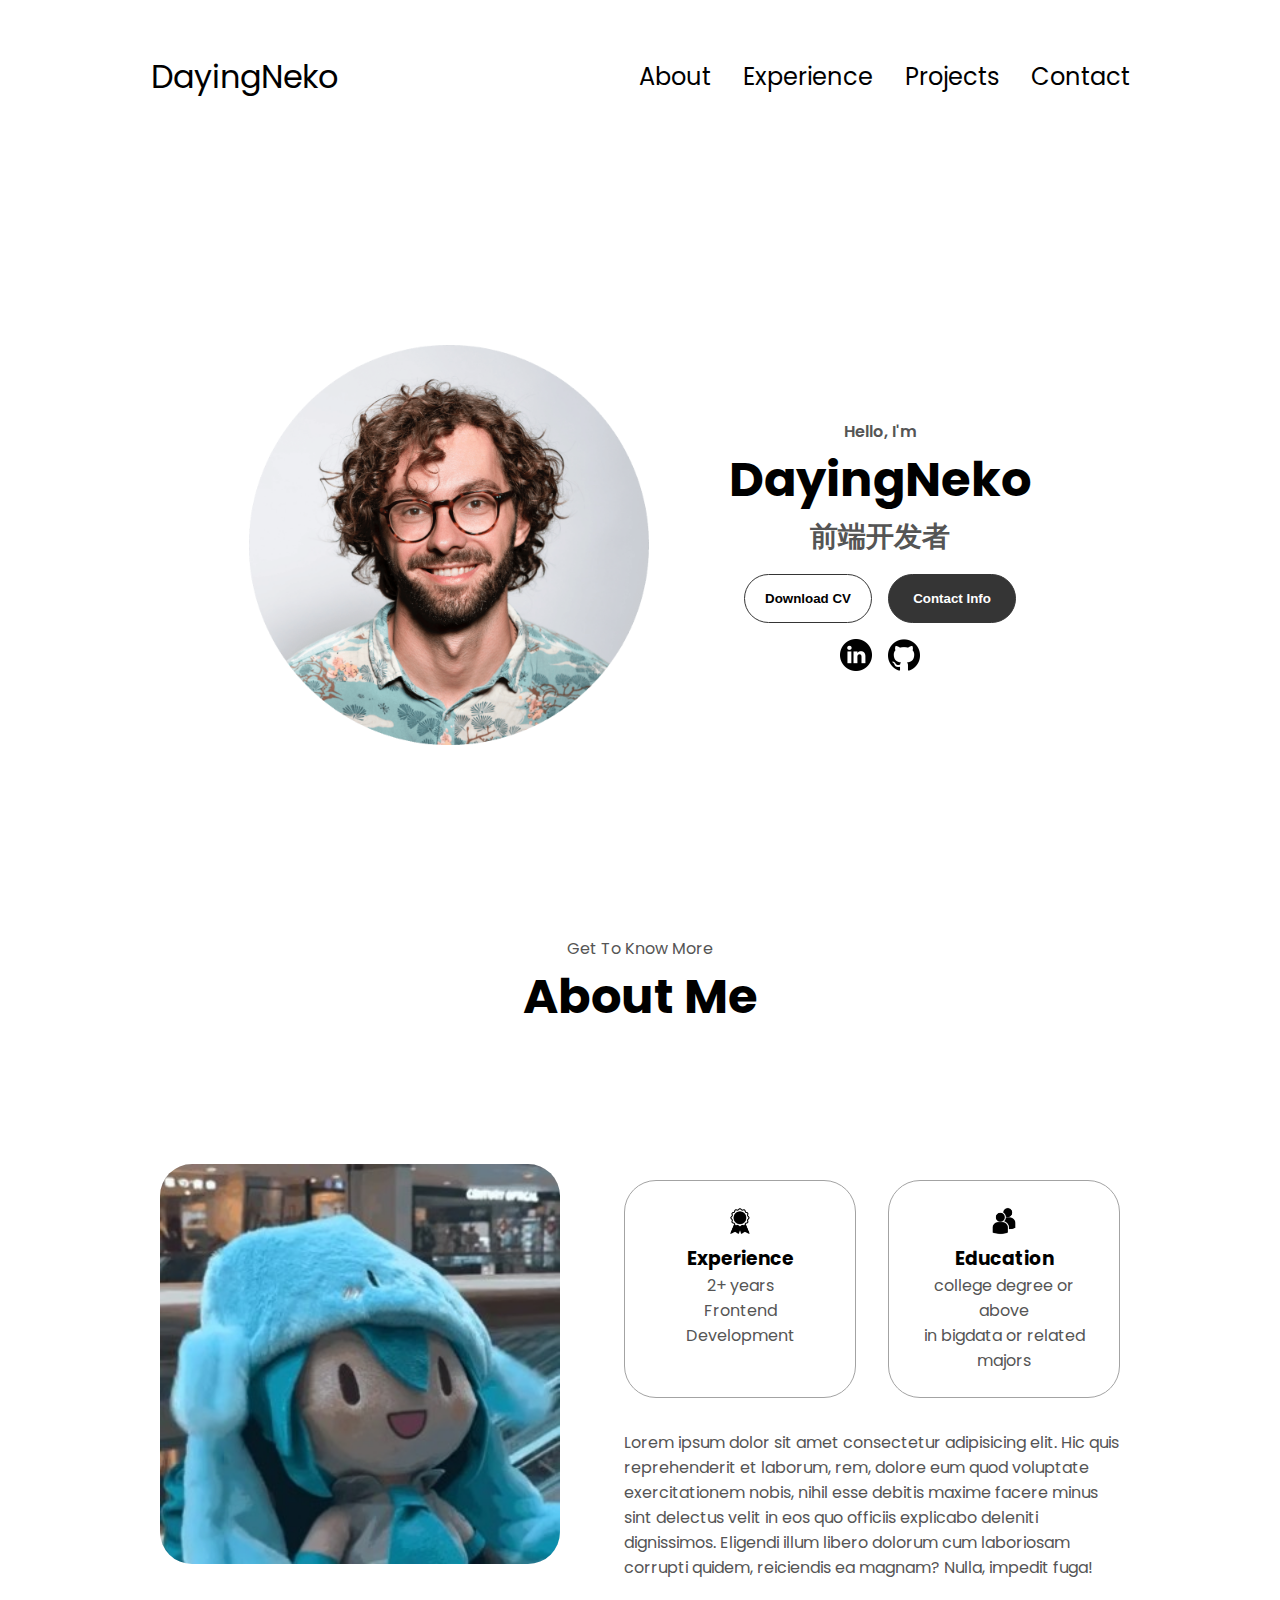
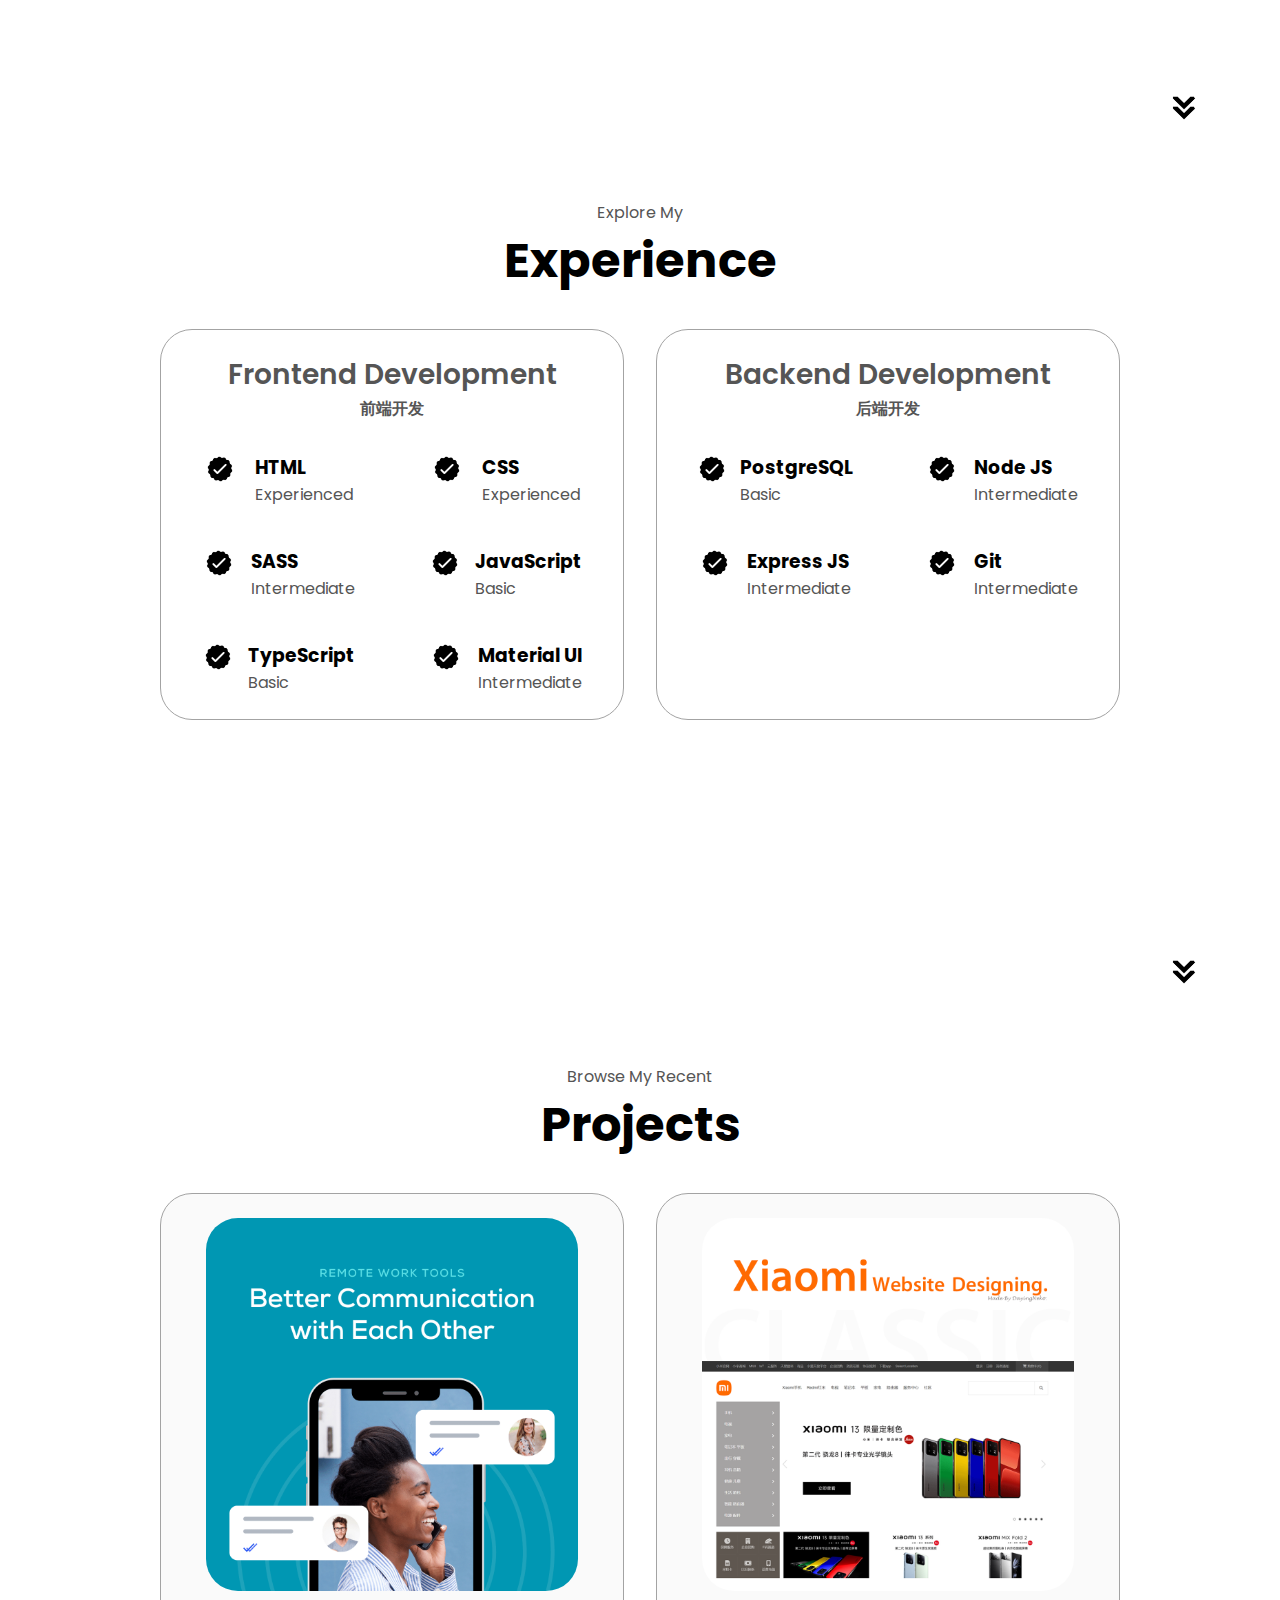
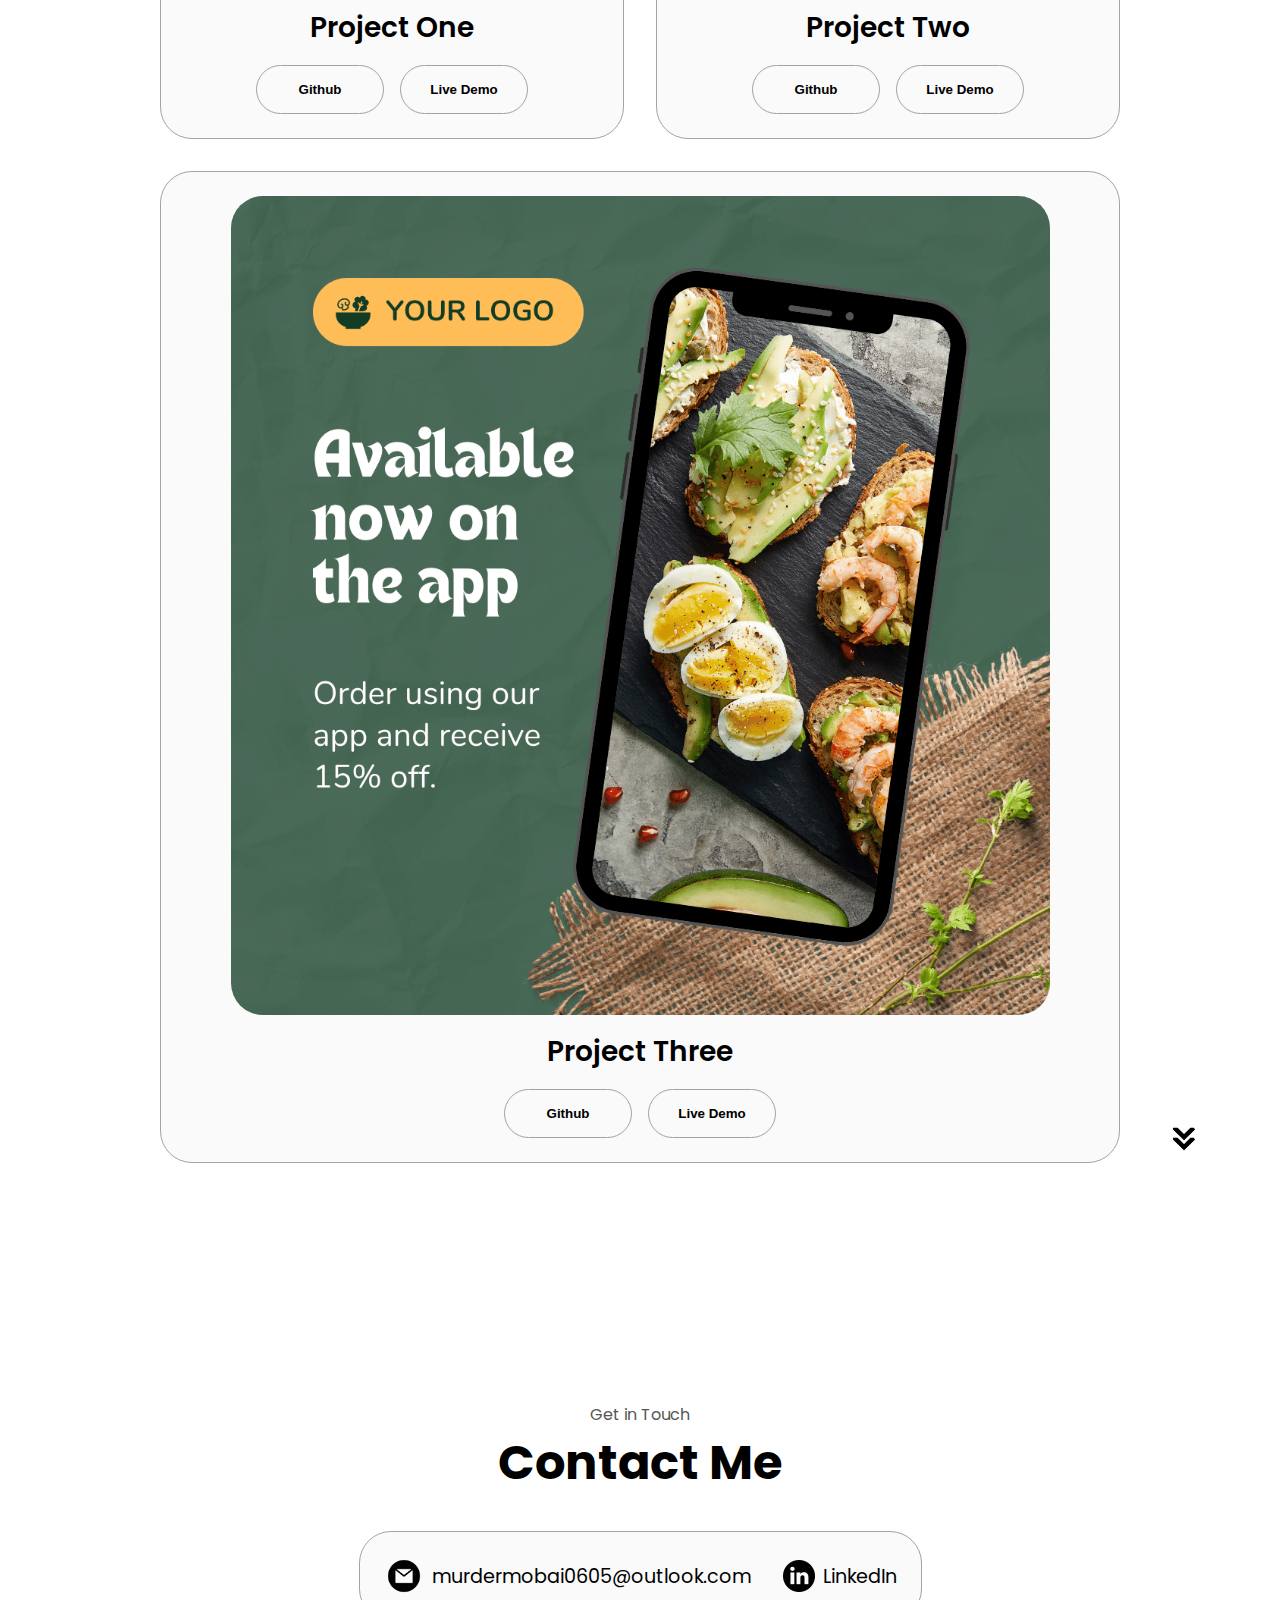
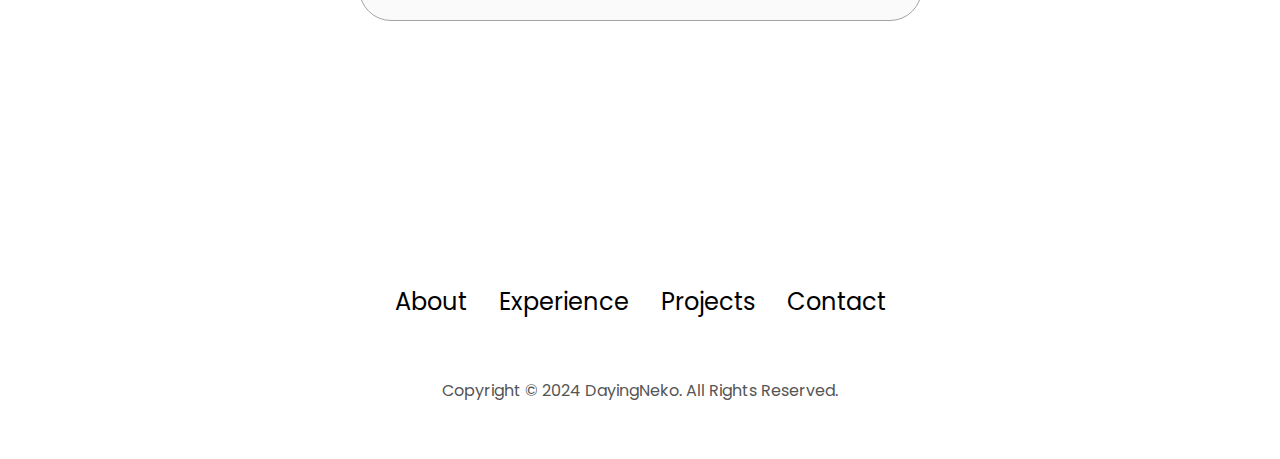
<file: index.html>
<!DOCTYPE html>
<html lang="en">
<head>
    <meta charset="UTF-8">
    <meta name="viewport" content="width=device-width, initial-scale=1.0">
    <title>DayingNeko的个人主页</title>
    <link rel="stylesheet" href="style.css">   <!--导入主要样式 !-->
    <link rel="stylesheet" href="mediaqueries.css"> <!-- 媒体查询样式 !-->
</head>
<body>
    <nav id="desktop-nav">
        <div class="logo">DayingNeko</div>
        <div>
            <ul class="nav-links">
                <li><a href="#about">About</a></li>
                <li><a href="#experience">Experience</a></li>
                <li><a href="#projects">Projects</a></li>
                <li><a href="#contact">Contact</a></li>
            </ul>
        </div>
    </nav>
    <nav id="hamburger-nav">
        <div class="logo">DayingNeko</div>
        <div class="hamburger-menu">
            <div class="hamburger-icon" onclick="toggleMenu()">
                <span></span>
                <span></span>
                <span></span>
            </div>
            <div class="menu-links">
                <li><a href="#about" onclick="toggleMenu()">About</a></li>
                <li><a href="#experience" onclick="toggleMenu()">Experience</a></li>
                <li><a href="#projects" onclick="toggleMenu()">Projects</a></li>
                <li><a href="#contact" onclick="toggleMenu()">Contact</a></li>
            </div>
        </div>
    </nav>
    <section id="profile">
        <div class="section__pic-container">
            <img src="./assets/profile-pic.png" alt="DayingNeko" onclick="window.alert('QQ: 1784069243')">
        </div>
        <div class="section__text">
            <p class="section__text__p1">Hello, I'm</p>
            <h1 class="title">DayingNeko</h1>
            <p class="section__text__p2">前端开发者</p>
            <div class="btn-container">
                <button class="btn btn-color-2" onclick="window.open('./assets/resume-example.pdf')">Download CV</button>
                <button class="btn btn-color-1" onclick="location.href='./#contact'">Contact Info</button>
            </div>
            <div id="socials-container">
                <img src="./assets/linkedin.png" alt="My LinkedIn profile" srcset=""
                class="icon" onclick="location.href='https://linkedin.com/'">
                <img src="./assets/github.png" alt="My Github profile" srcset=""
                class="icon" onclick="location.href='https://github.com/fjineko'">
            </div>
        </div>
    </section>
    <section id="about">
        <p class="section__text__p1">Get To Know More</p>
        <h1 class="title">About Me</h1>
        <div class="section-container">
          <div class="section__pic-container">
            <img
              src="./assets/about-pic.jpg"
              alt="Profile picture"
              class="about-pic"
            />
          </div>
          <div class="about-details-container">
            <div class="about-containers">
              <div class="details-container">
                <img
                  src="./assets/experience.png"
                  alt="Experience icon"
                  class="icon"
                />
                <h3>Experience</h3>
                <p>2+ years <br />Frontend Development</p>
              </div>
              <div class="details-container">
                <img
                  src="./assets/education.png"
                  alt="Education icon"
                  class="icon"
                />
                <h3>Education</h3>
                <p>college degree or above<br />in bigdata or related majors</p>
              </div>
            </div>
            <div class="text-container">
              <p>
                Lorem ipsum dolor sit amet consectetur adipisicing elit. Hic quis
                reprehenderit et laborum, rem, dolore eum quod voluptate
                exercitationem nobis, nihil esse debitis maxime facere minus sint
                delectus velit in eos quo officiis explicabo deleniti dignissimos.
                Eligendi illum libero dolorum cum laboriosam corrupti quidem,
                reiciendis ea magnam? Nulla, impedit fuga!
              </p>
            </div>
          </div>
        </div>
        <img
          src="./assets/arrow.png"
          alt="Arrow icon"
          class="icon arrow"
          onclick="location.href='./#experience'"
        />
      </section>
    <section id="experience">
        <p class="section__text__p1">Explore My</p>
        <h1 class="title">Experience</h1>
        <div class="experience-details-container">
            <div class="about-containers">
                <div class="details-container">
                    <h2 class="experience-sub-title">Frontend Development <br /><p style="font-size: 1rem;">前端开发</p></h2>
                    <div class="article-container">
                        <article>
                            <img src="./assets/checkmark.png" alt="Experience icon"
                            class="icon"
                            />
                            <div>
                                <h3>HTML</h3>
                                <p>Experienced</p>
                            </div>
                        </article>
                        <article>
                            <img src="./assets/checkmark.png" alt="Experience icon"
                            class="icon"
                            />
                            <div>
                                <h3>CSS</h3>
                                <p>Experienced</p>
                            </div>
                        </article>
                        <article>
                            <img src="./assets/checkmark.png" alt="Experience icon"
                            class="icon"
                            />
                            <div>
                                <h3>SASS</h3>
                                <p>Intermediate</p>
                            </div>
                        </article>
                        <article>
                            <img src="./assets/checkmark.png" alt="Experience icon"
                            class="icon"
                            />
                            <div>
                                <h3>JavaScript</h3>
                                <p>Basic</p>
                            </div>
                        </article>
                        <article>
                            <img src="./assets/checkmark.png" alt="Experience icon"
                            class="icon"
                            />
                            <div>
                                <h3>TypeScript</h3>
                                <p>Basic</p>
                            </div>
                        </article>
                        <article>
                            <img src="./assets/checkmark.png" alt="Experience icon"
                            class="icon"
                            />
                            <div>
                                <h3>Material UI</h3>
                                <p>Intermediate</p>
                            </div>
                        </article>
                    </div>
                </div>
                <div class="details-container">
                    <h2 class="experience-sub-title">Backend Development <br /><p style="font-size: 1rem;">后端开发</p></h2>
                    <div class="article-container">
                        <article>
                            <img src="./assets/checkmark.png" alt="Experience icon"
                            class="icon"
                            />
                            <div>
                                <h3>PostgreSQL</h3>
                                <p>Basic</p>
                            </div>
                        </article>
                        <article>
                            <img src="./assets/checkmark.png" alt="Experience icon"
                            class="icon"
                            />
                            <div>
                                <h3>Node JS</h3>
                                <p>Intermediate</p>
                            </div>
                        </article>
                        <article>
                            <img src="./assets/checkmark.png" alt="Experience icon"
                            class="icon"
                            />
                            <div>
                                <h3>Express JS</h3>
                                <p>Intermediate</p>
                            </div>
                        </article>
                        <article>
                            <img src="./assets/checkmark.png" alt="Experience icon"
                            class="icon"
                            />
                            <div>
                                <h3>Git</h3>
                                <p>Intermediate</p>
                            </div>
                        </article>
                    </div>
                </div>
            </div>
        </div>
        <img 
        src="./assets/arrow.png" 
        alt="Arrow icon" 
        class="icon arrow" 
        onclick="location.href='./#projects'">
    </section>
    <section id="projects">
        <p class="section__text__p1">Browse My Recent</p>
        <h1 class="title">Projects</h1>
        <div class="experience-details-container">
            <div class="about-containers">
            <div class="details-container color-container">
                <div class="article-container">
                    <img src="./assets/project-1.png" 
                    alt="Project 1"
                    class="project-img">
                </div>
                <h2 class="experience-sub-title project-title">Project One</h2>
                <div class="btn-container">
                    <button class="btn btn-color-2 project-btn" onclick="window.alert('还未上线!')">
                        Github
                    </button>
                    <button class="btn btn-color-2 project-btn" onclick="location.href='./projects/one/Live Demo/signin.html'">
                        Live Demo
                    </button>
                </div>
            </div>
            <div class="details-container color-container">
                <div class="article-container">
                    <img src="./assets/project-2.png" 
                    alt="Project 1"
                    class="project-img">
                </div>
                <h2 class="experience-sub-title project-title">Project Two</h2>
                <div class="btn-container">
                    <button class="btn btn-color-2 project-btn" onclick="window.alert('还未上线!')">
                        Github
                    </button>
                    <button class="btn btn-color-2 project-btn" onclick="location.href='./projects/Two/Live Demo/index.html'">
                        Live Demo
                    </button>
                </div>
            </div>
            <div class="details-container color-container">
                <div class="article-container">
                    <img src="./assets/project-3.png" 
                    alt="Project 1"
                    class="project-img">
                </div>
                <h2 class="experience-sub-title project-title">Project Three</h2>
                <div class="btn-container">
                    <button class="btn btn-color-2 project-btn" onclick="location.href='https://github.com/fjineko'">
                        Github
                    </button>
                    <button class="btn btn-color-2 project-btn" onclick="location.href='https://github.com/fjineko'">
                        Live Demo
                    </button>
                </div>
            </div>
        </div>
    </div>
    <img 
        src="./assets/arrow.png" 
        alt="Arrow icon" 
        class="icon arrow" 
        onclick="location.href='./#contact'">
    </section>
    <section id="contact">
        <p class="section__text__p1">Get in Touch</p>
        <h1 class="title">Contact Me</h1>
        <div class="contact-info-upper-container">
            <div class="contact-info-container">
                <img src="./assets/email.png" alt="Email icon"
                class="icon contact-icon email-icon">
                <p><a href="mailto:murdermobai0605@outlook.com">murdermobai0605@outlook.com</a></p>
            </div>
            <div class="contact-info-container">
                <img src="./assets/linkedin.png" alt="LinkedIn icon"
                class="icon contact-icon">
                <p><a href="https://www.linkedin.com">LinkedIn</a></p>
            </div>
        </div>
    </section>
    <footer>
        <nav>
            <div class="nav-links-container">
                <ul class="nav-links">
                    <li><a href="#about">About</a></li>
                    <li><a href="#experience">Experience</a></li>
                    <li><a href="#projects">Projects</a></li>
                    <li><a href="#contact">Contact</a></li>
                </ul>
            </div>
        </nav>
        <p>Copyright &#169; 2024 DayingNeko. All Rights Reserved.</p>
    </footer>
    <script src="script.js"></script>
</body>
</html>
</file>
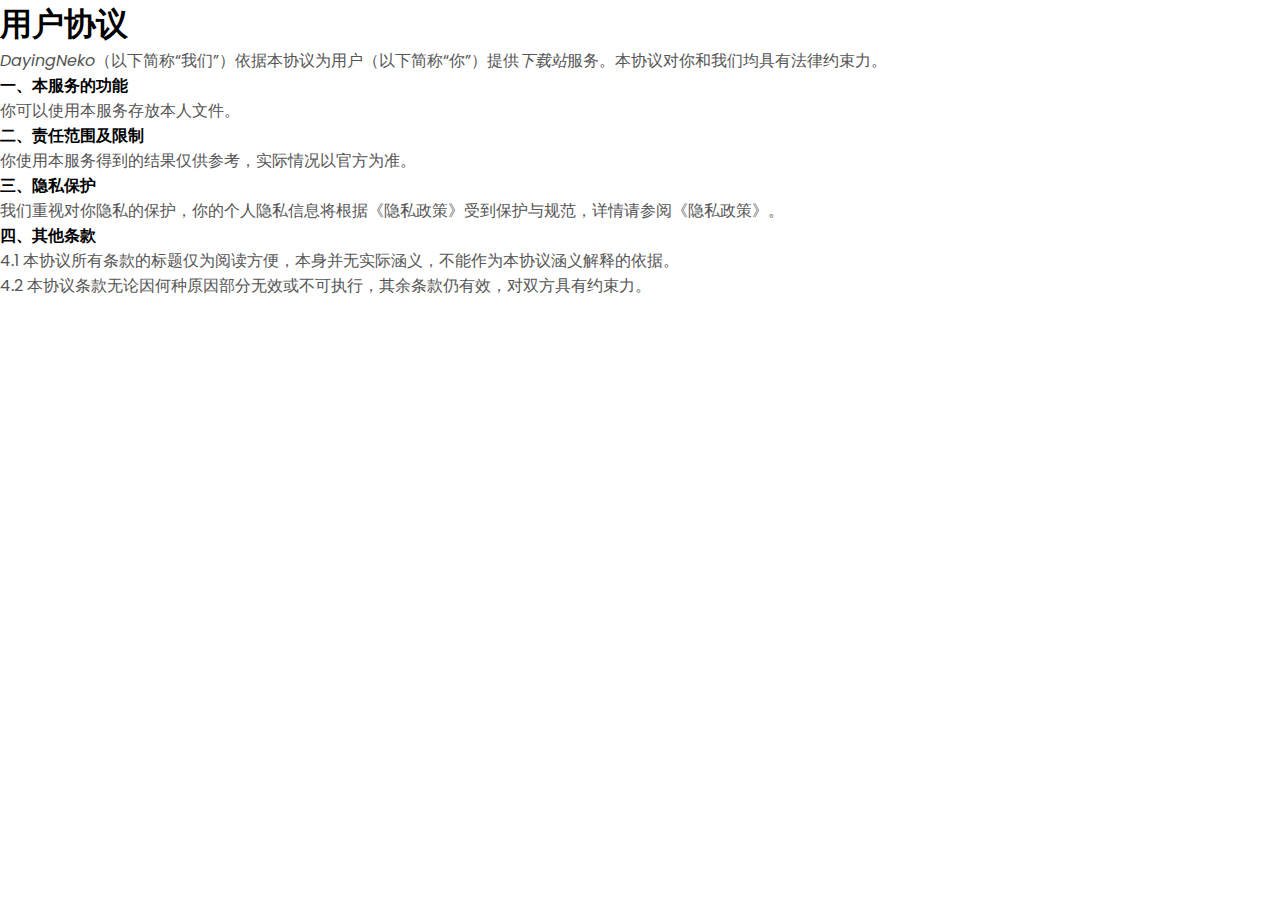
<file: Privacy_Policy/index.html>
<!-- 用户协议页面 -->
<!DOCTYPE html>
<html lang="en">
  <head>
    <meta charset="UTF-8" />
    <meta name="viewport" content="width=device-width, initial-scale=1.0" />
    <link rel="stylesheet" href="/style.css">
    <title>用户协议</title>
  </head>
  <body>
    <div class="policy">
      <h1 class="policy__text_title">用户协议</h1>
      <p class="policy__text_p1">
        <i>DayingNeko</i
        >（以下简称“我们”）依据本协议为用户（以下简称“你”）提供<i>下载站</i>服务。本协议对你和我们均具有法律约束力。
      </p>
      <h4>一、本服务的功能</h4>
      <p>你可以使用本服务存放本人文件。</p>
      <h4>二、责任范围及限制</h4>
      <p>你使用本服务得到的结果仅供参考，实际情况以官方为准。</p>
      <h4>三、隐私保护</h4>
      <p>
        我们重视对你隐私的保护，你的个人隐私信息将根据《隐私政策》受到保护与规范，详情请参阅《隐私政策》。
      </p>
      <h4>四、其他条款</h4>
      <p>
        4.1
        本协议所有条款的标题仅为阅读方便，本身并无实际涵义，不能作为本协议涵义解释的依据。
      </p>
      <p>
        4.2
        本协议条款无论因何种原因部分无效或不可执行，其余条款仍有效，对双方具有约束力。
      </p>
    </div>
  </body>
</html>
</file>
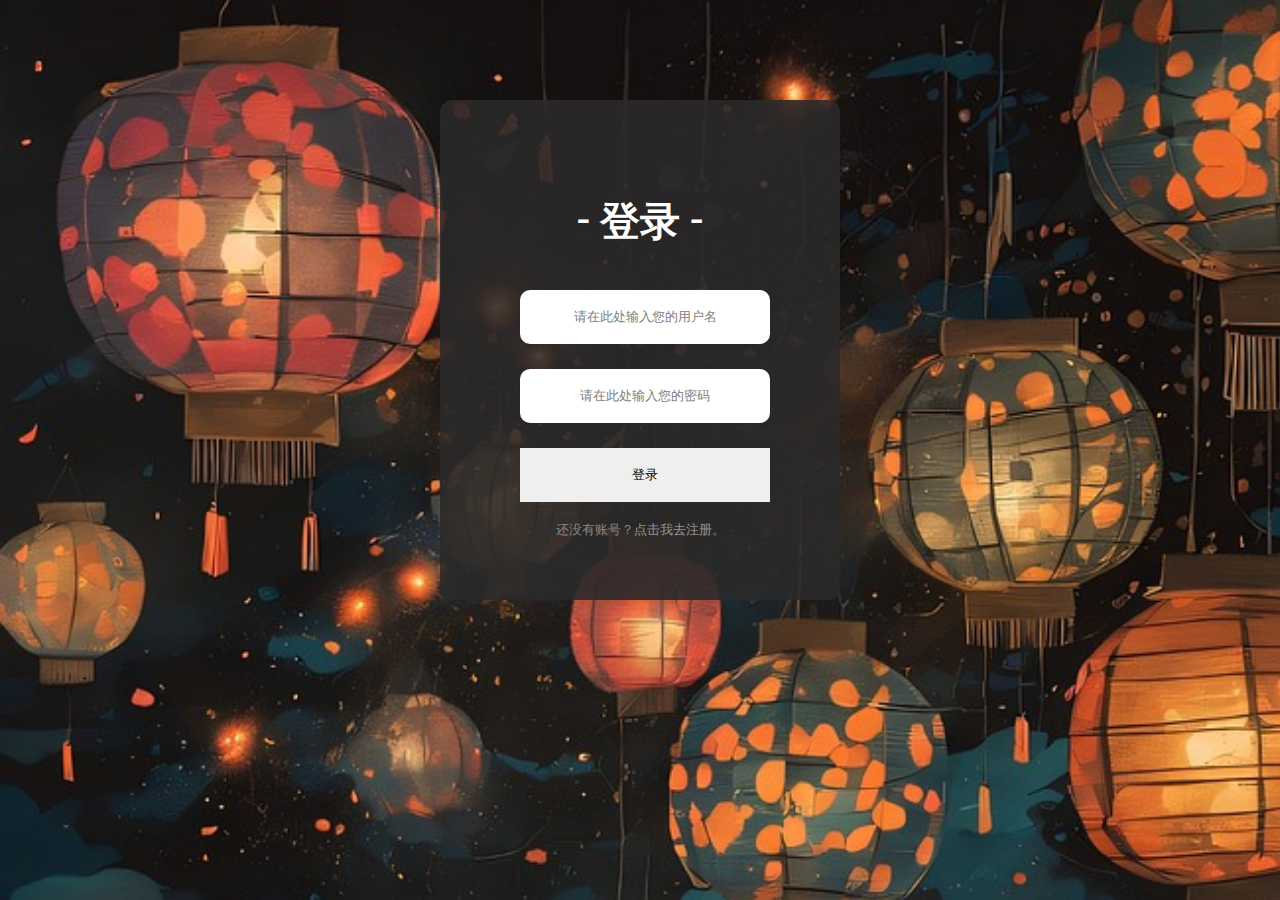
<file: projects/one/Live Demo/signin.html>
<!DOCTYPE html>
<html lang="en">

<head>
    <meta charset="UTF-8">
    <meta http-equiv="X-UA-Compatible" content="IE=edge">
    <meta name="viewport" content="width=device-width, initial-scale=1.0">
    <title>【装饰后】CSS练习案例2 登录页面</title>
</head>

<body>
    <link rel="stylesheet" href="./style.css">
    <form action="./signin_success.html" method="get">
        <div class="main-box">
            <div class="form-box_reg">
                <div class="login_option">
                    <h2 class="login"><span>-</span>&nbsp;登录<span>&nbsp;-</span></h2>
                    <!-- <p class="logintips">Login</p> -->
                <div class="inp_username">
                    <input type="text" id="usn" name="username" placeholder="请在此处输入您的用户名">
                    <div class="inp_password">
                        <input type="password" name="user_password" id="usn_pass" placeholder="请在此处输入您的密码">
                        <!-- <div class="inp_telephone">
                            <input type="tel" name="user_telephont" id="usn_tel" placeholder="請在此處輸入你的手機號">
                        </div>
                        <div class="inp_mail">
                            <input type="tel" name="user_mail" id="usn_mail" placeholder="請在此處輸入你的郵箱地址">
                        </div> -->
                        <!-- <div class="inp_code">
                            <input type="text" name="user_code" id="code" maxlength="5" style="width: 80px" placeholder="輸入驗證碼">
                        </div>
                        <div class="Msg_code"><input type="button" id="Msgbtn" value="發送驗證碼">
                        </div> -->
                        <div class="login_btn">
                            <input type="submit" name="regist" id="register" value="登录">
                            <div class="regtips">
                                <p class="logintips">还没有账号？<span id="tips_reg" onclick="location.href='./signup.html'">点击我去注册。</span></p>
                            </div>
                        </div>
                    </div>
                </div>
            </div>
        </div>
    </div>
    </form>

</body>

</html>
</file>
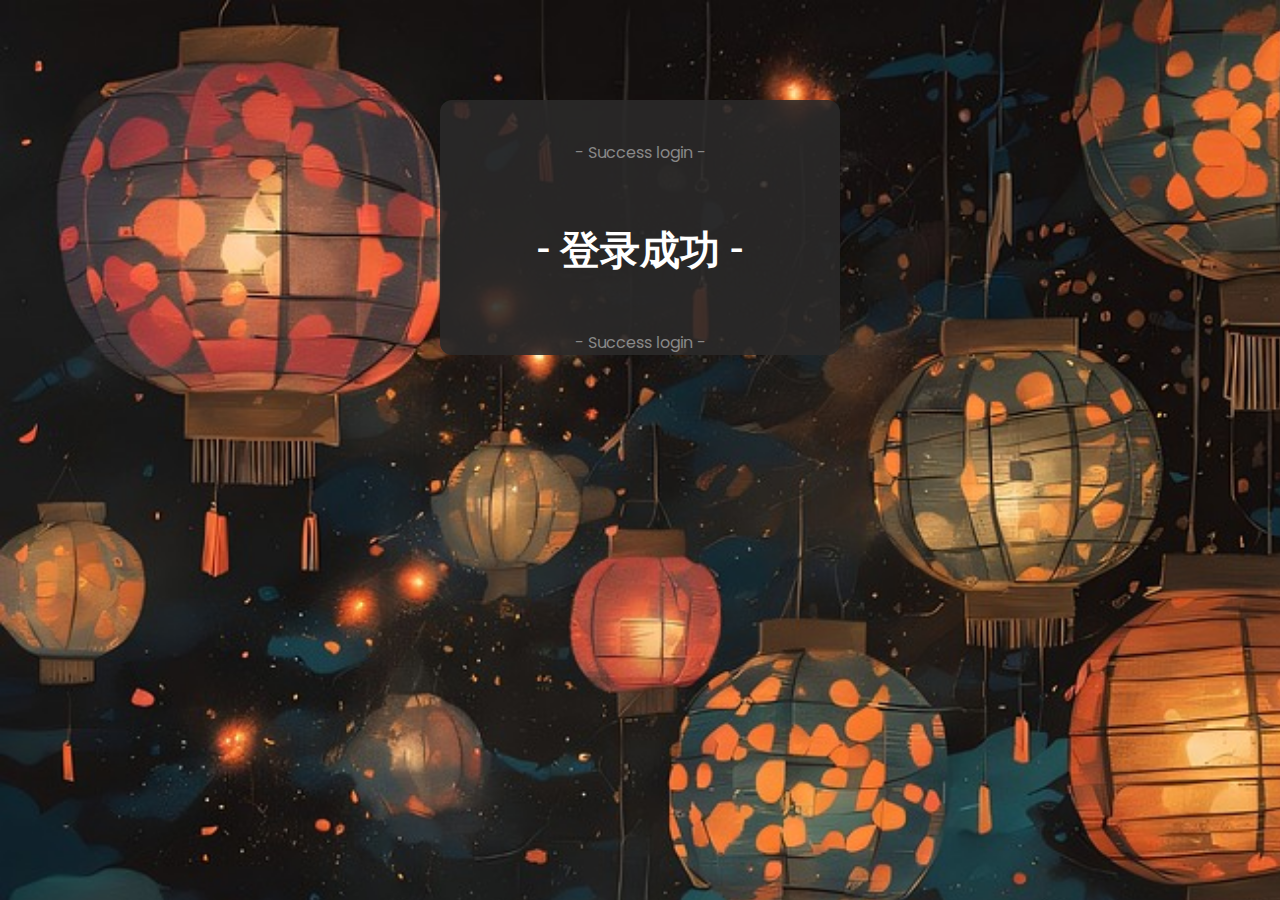
<file: projects/one/Live Demo/signin_success.html>
<!DOCTYPE html>
<html lang="en">
<head>
    <meta charset="UTF-8">
    <meta http-equiv="X-UA-Compatible" content="IE=edge">
    <meta name="viewport" content="width=device-width, initial-scale=1.0">
    <link rel="stylesheet" href="style.css">
    <title>演示完毕请点击按钮返回我的主页!</title>
</head>
<body>
    <div class="main-box">
        <div class="form-box_reg success-options">
            <div class="login_option" onclick="location.href='../../../index.html'">
                <p class="regtips successtips">- Success login -</p>
                <h2 class="login"><span>-</span>&nbsp;登录成功<span>&nbsp;-</span></h2>
                <p class="regtips successtips">- Success login -</p>
            </div>
</body>
</html>
</file>
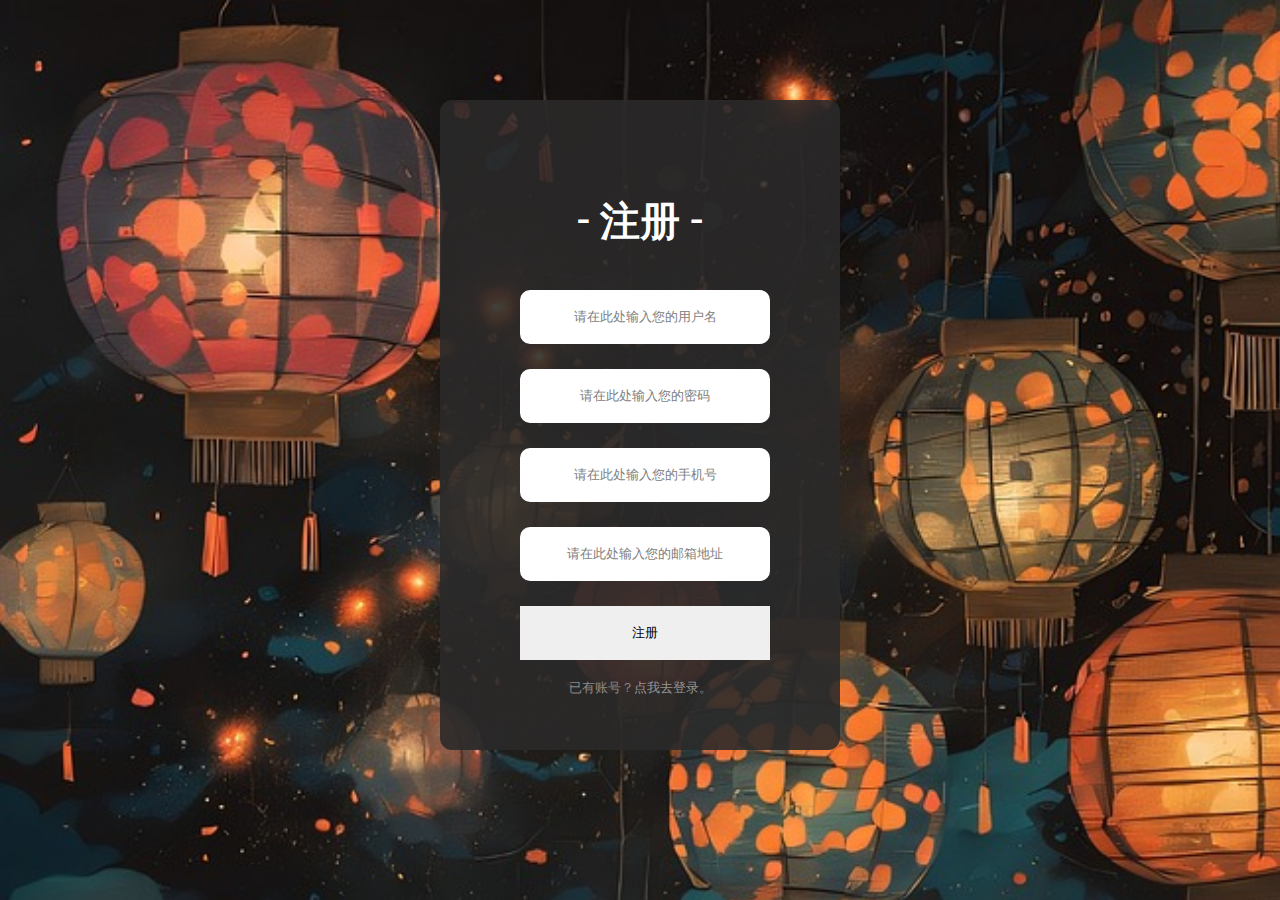
<file: projects/one/Live Demo/signup.html>
<!DOCTYPE html>
<html lang="en">

<head>
    <meta charset="UTF-8">
    <meta http-equiv="X-UA-Compatible" content="IE=edge">
    <meta name="viewport" content="width=device-width, initial-scale=1.0">
    <title>【装饰后】CSS练习案例2 注册页面</title>
</head>

<body>
    <link rel="stylesheet" href="./style.css">
    <form action="./signup_success.html" method="get">
        <div class="main-box">
            <div class="form-box_reg register-options">
                <div class="login_option">
                    <h2 class="login"><span>-</span>&nbsp;注册<span>&nbsp;-</span></h2>
                <div class="inp_username">
                    <input type="text" id="usn" name="username" placeholder="请在此处输入您的用户名">
                    <div class="inp_password">
                        <input type="password" name="user_password" id="usn_pass" placeholder="请在此处输入您的密码">
                        <div class="inp_telephone">
                            <input type="tel" name="user_telephont" id="usn_tel" placeholder="请在此处输入您的手机号">
                        </div>
                        <div class="inp_mail">
                            <input type="tel" name="user_mail" id="usn_mail" placeholder="请在此处输入您的邮箱地址">
                        </div>
                        <!-- <div class="inp_code">
                            <input type="text" name="user_code" id="code" maxlength="5" style="width: 80px" placeholder="輸入驗證碼">
                        </div>
                        <div class="Msg_code"><input type="button" id="Msgbtn" value="發送驗證碼">
                        </div> -->
                        <div class="regist_btn">
                            <input type="submit" name="regist" id="register" value="注册" onclick="">
                            <div class="regtips">
                                <p class="logintips">已有账号？<span id="tips_reg" onclick="location.href='./signin.html'">点我去登录。</span></p>
                            </div>
                        </div>
                    </div>
                </div>
            </div>
        </div>
        </div>
    </form>

</body>

</html>
</file>
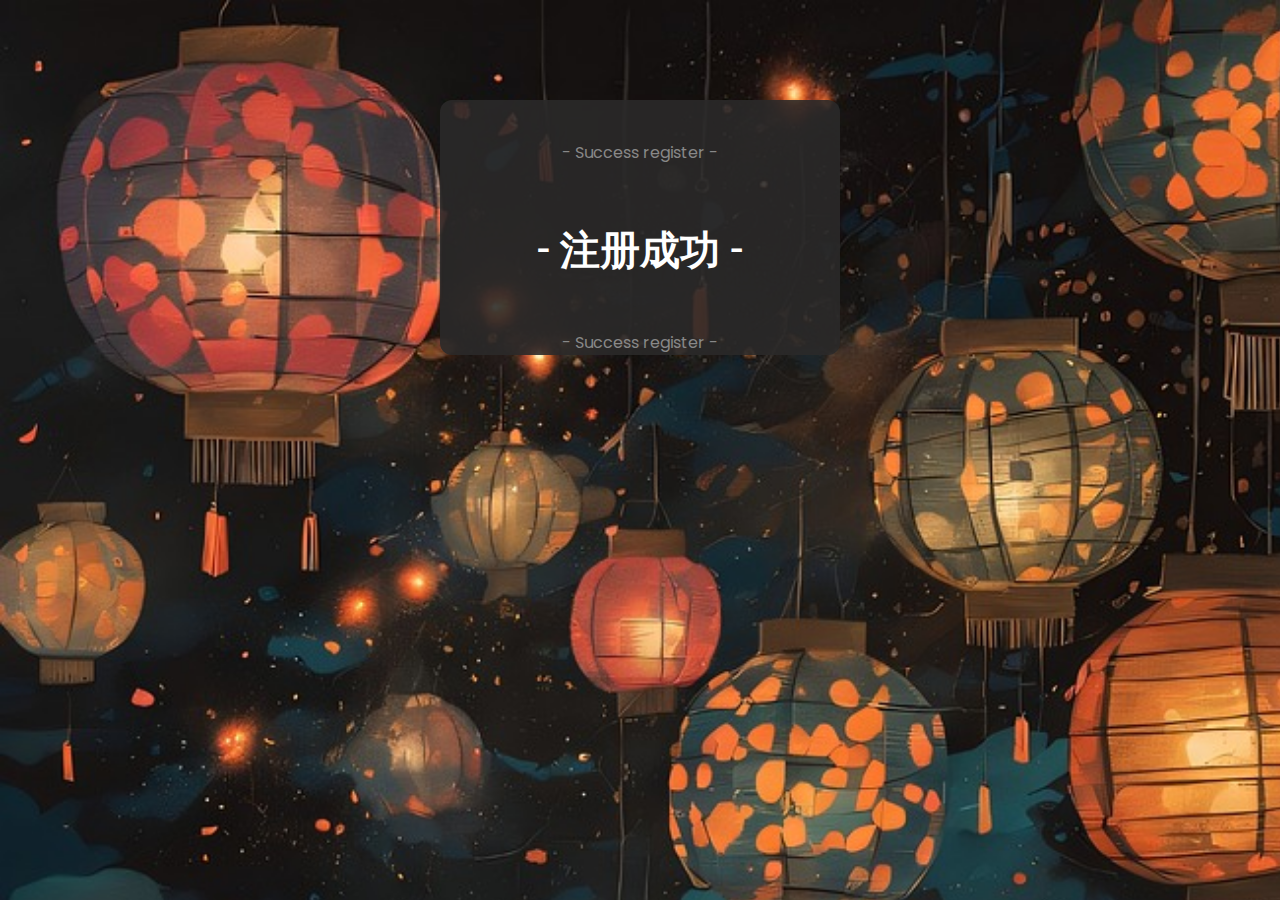
<file: projects/one/Live Demo/signup_success.html>
<!DOCTYPE html>
<html lang="en">
<head>
    <meta charset="UTF-8">
    <meta http-equiv="X-UA-Compatible" content="IE=edge">
    <meta name="viewport" content="width=device-width, initial-scale=1.0">
    <link rel="stylesheet" href="style.css">
    <title>演示完毕请点击按钮返回我的主页!</title>
</head>
<body>
    <div class="main-box">
        <div class="form-box_reg success-options">
            <div class="login_option" onclick="location.href='../../../index.html'">
                <p class="regtips successtips">- Success register -</p>
                <h2 class="login"><span>-</span>&nbsp;注册成功<span>&nbsp;-</span></h2>
                <p class="regtips successtips">- Success register -</p>
            </div>
</body>
</html>
</file>
<file: style.css>
/* 通用样式 */

@import url('https://fonts.googleapis.com/css2?family=Poppins:ital,wght@0,300;0,400;0,500;1,600&display=swap');

* {
    margin: 0;
    padding: 0;
  }
  
  body {
    font-family: "Poppins", sans-serif;
  }
  
  html {
    scroll-behavior: smooth;
  }

p {
    color: rgb(85, 85, 85);
}

/* 动画 */
a, .btn {
    transition: all 300ms ease; 
}

/* DESKTOP-NAV */
nav, .nav-links {
    display: flex;
}
nav {
    justify-content: space-around;
    align-items: center;
    height: 17vh;
}

.nav-links {
    gap: 2rem;
    list-style: none;
    font-size: 1.5rem;
}

a {
    color: black;
    text-decoration: none;
    text-decoration-color: white;
}
a:hover {
    color: gray;
    text-decoration: underline;
    text-underline-offset: 1rem;
    text-decoration-color: rgb(181, 181, 181);
}
.logo {
    font-size: 2rem;
}
.logo:hover {
    cursor: default;
}
/* HAMBURGER MENU */
#hamburger-nav {
    display: none;
}
.hamburger-menu {
    position: relative;
    display: inline-block;
}
.hamburger-icon {
    display: flex;
    flex-direction: column;
    justify-content: space-between;
    height: 24px;
    width: 30px;
    cursor: pointer;
}

.hamburger-icon span {
    width: 100%;
    height: 2px;
    background-color: black;
    transition: all 0.3 ease-in-out;
}
.menu-links{
    position: absolute;
    top: 100%;
    right: 0;
    background-color: white;
    width: fit-content;
    max-height: 0;
    overflow: hidden;
    transition: all 0.3 ease-in-out;
}
.menu-links a{
    display: block;
    padding: 10px;
    text-align: center;
    font-size: 1.5rem;
    color: black;
    text-decoration: none;
    transition: all 0.3 ease-in-out;
}

.menu-links li {
    list-style: none;

}
.menu-links.open {
    max-height: 300px;

}
.hamburger-icon.open span:first-child {
    transform: rotate(45deg) translate(10px, 5px);
}


.hamburger-icon.open span:nth-child(2) {
    opacity: 0;
}


.hamburger-icon.open span:last-child {
    transform: rotate(-45deg) translate(10px, -5px);
}

.hamburger-icon span:first-child {
    transform: none;
}
.hamburger-icon span:first-child {
    opacity: 1;
}
.hamburger-icon span:first-child {
    transform: none;
}

/* SECTIONS */
section {
    padding-top: 4vh;
    height: 96vh;
    margin: 0 10rem;
    box-sizing: border-box;
    min-height: fit-content;
}
.section-container {
    display: flex;
}

/* PROFILE SECTION*/

#profile {
    display: flex;
    justify-content: center;
    gap: 5rem;
    height: 80vh;
}
.section__pic-container {
    display: flex;
    height: 400px;
    width: 400px;
    margin: auto 0;
}

.section__text {
    align-self: center;
    text-align: center;
}
.section__text p{
    font-weight: 600;
}
.section__text__p1 {
    text-align: center;
}
.section__text__p2 {
    font-size: 1.75rem;
    margin-bottom: 1rem;
}
.title {
    font-size: 3rem;
    text-align: center;
}

#socials-container{
    display: flex;
    justify-content: center;
    margin-top: 1rem;
    gap: 1rem;
}

/* ICON */
.icon {
    cursor: pointer;
    height: 2rem;
}


/* BUTTON  */

.btn-container {
    display: flex;
    justify-content: center;
    gap: 1rem;
}
.btn {
    font-weight: 600;
    transition: all 300ms ease;
    padding: 1rem;
    width: 8rem;
    border-radius: 2rem;
}
.btn-color-1, 
.btn-color-2 {
    border: rgb(53, 53, 53) 0.1rem solid;
}
.btn-color-1:hover, 
.btn-color-2:hover {
    cursor: pointer;
}
.btn-color-1, 
.btn-color-2:hover {
    background: rgb(53, 53, 53);
    color: white;
}
.btn-color-1:hover {
    background: rgb(0, 0, 0);
}
.btn-color-2 {
    background: none;
}
.btn-color-2:hover {
    border: rgb(255, 255, 255) 0.1rem solid;
}
.btn-container {
    gap: 1rem;
}

/* ABOUT SECTION */

#about {
    position: relative;
  }
  
  .about-containers {
    gap: 2rem;
    margin-bottom: 2rem;
    margin-top: 2rem;
  }
  
  .about-details-container {
    justify-content: center;
    flex-direction: column;
  }
  
  .about-containers,
  .about-details-container {
    display: flex;
  }
  
  .about-pic {
    border-radius: 2rem;
  }
  
  .arrow {
    position: absolute;
    right: -5rem;
    bottom: 2.5rem;
  }
  
  .details-container {
    padding: 1.5rem;
    flex: 1;
    /* background: white; */
    border-radius: 2rem;
    border: rgb(53, 53, 53) 0.1rem solid;
    border-color: rgb(163, 163, 163);
    text-align: center;
  }
  
  .section-container {
    gap: 4rem;
    height: 80%;
  }
  
  .section__pic-container {
    height: 400px;
    width: 400px;
    margin: auto 0;
  }

/* EXPERIENCE */
#experience {
    position: relative;
}

.experience-sub-title {
    color: rgb(85, 85, 85);
    font-weight: 600;
    font-size: 1.75rem;
    margin-bottom: 2rem;
}

.experience-details-container {
    display: flex;
    justify-content: center;
    flex-direction: column;
}
.article-container {
    display: flex;
    text-align: initial;
    flex-wrap: wrap;
    flex-direction: row;
    justify-content: space-around;
    gap: 2.5rem;
}
article {
    display: flex;
    width: 10rem;
    justify-content: space-around;
    gap: 0.5rem;
}
article .icon {
    cursor: default;
}

/* PROJECT SECTION */

#projects {
    position: relative;
}
.color-container {
    border-color: rgb(163, 163, 163);
    background: rgb(250, 250,250);
}
.project-img {
    border-radius: 2rem;
    width: 90%;
    height: 90%;
}
.project-title {
    margin: 1rem;
    color: black;
}

.project-btn {
    color: black;
    border-color: rgb(163, 163, 163);
}

/* CONTACE */
#contact {
    display: flex;
    justify-content: center;
    flex-direction: column;
    height: 70vh;
}
.contact-info-upper-container {
    display: flex;
    justify-content: center;
    border-radius: 2rem;
    border: rgb(53, 53, 53) 0.1rem solid;
    border-color: rgb(163, 163, 163);
    background:rgb(250, 250,250);
    margin: 2rem auto;
    padding: 0.5rem;
}
.contact-info-container {
    display: flex;
    align-items: center;
    justify-content: center;
    gap: 0.5rem;
    margin: 1rem;
}

.contact-info-container p{
    font-size: larger;
}
.contact-icon {
    cursor: default;
    /* height: 2rem; */
}
.email-icon {
    height: 2.5rem;
}

/* FOOTER SECITON */

footer {
    height: 26vh;
    margin: 0 1rem;
}

footer p {
    text-align: center;
}
</file>
<file: mediaqueries.css>
@media screen and (max-width: 1400px){
    #profile {
        height: 83vh;
    }
    .about-containers {
        flex-wrap: wrap;
    }
}


@media screen and (max-width: 1200px){
    #desktop-nav {
        display: none;
    }
    #hamburger-nav {
        display: flex;
    }
    #experience, 
    .experience-details-container {
        margin-top: 2rem;
    }
    #profile,
    .section-container {
        display: block;
    }
    .arrow {
        display: none;
    }
    section, 
    .section-container{
        height: fit-content;
    }
    section {
        margin: 0 5%;
    }
    .section__pic-container {
        width: 275px;
        height: 275px;
        margin: 0 auto 2rem;
    }
    .about-containers {
        margin-top: 0;
    }
}

@media screen and (max-width: 600px){
    #contact,
    footer {
        height: 40vh;
    }
    #profile {
        height: 83vh;
        margin-bottom: 0;
    }
    article {
        font-size: 1rem;
    }
    footer nav{
        height: fit-content;
        margin-bottom: 2rem;
    }
    .about-containers, 
    .contact-info-upper-container, 
    .btn-container {
        flex-wrap: wrap;
    }
    .contact-info-container {
        margin: 0;
    }
    .contact-info-container p, .nav-links li a {
        font-size: 1rem;
    }
    .experience-sub-title {
        font-size: 1.25rem;
    }
    .logo {
        font-size: 1.5rem;
    }
    .nav-links {
        flex-direction: column;
        gap: 0.5rem;
        text-align: center;
    }
    .section__pic-container {
        width: auto;
        height: 46vw;
        justify-content: center;
    }
    .section__text__p2 {
        font-size: 1.25rem;
    }
    .title {
        font-size: 2rem;
    }
    .text-container {
        text-align: justify;
    }
}
</file>
<file: projects/one/Live Demo/style.css>
@import url('https://fonts.googleapis.com/css2?family=Poppins:ital,wght@0,300;0,400;0,500;1,600&display=swap');

* {
    margin: 0;
    padding: 0;
    font-family: 'SimHei', Times, serif;
    scroll-behavior: smooth;
}


body {
    background-image: url(./assets/background.jpg);
    /* background-position: ; */
    background-repeat: no-repeat;
    background-size: 210vh;
    /* transition: all 2ms ease-in-out; */
    
}

.form-box_reg {
    width: 400px;
    height: 500px;
    /* background: linear-gradient(to right, #9EE6FF, #9490E8); */
    background: rgba(43, 42, 42, 0.89);
    transition: all 300ms ease-in-out;
    border-radius: 12px;
    margin: 0 auto;
    
}

h2 {
    /* background-image: -webkit-linear-gradient(bottom, #5EC0FF, #6B77FF, #5689E8); */
    color: white;
    /* -webkit-background-clip: text; */
    /* -webkit-text-fill-color: transparent; */
    /* text-align: center; */
    transition: all 200ms ease;

}

input {
    margin-left: 80px;
    width: 250px;
    height: 54px;
    border-radius: px;
    border-style: none;

}

input:focus {
    outline: none
}

input::-webkit-input-placeholder {
    text-align: center;
    color: gray;
}


#usn {
    width: 250px;
    height: 54px;
    border-radius: 10px;
    margin-left: 80px;
    margin-bottom: 25px;
    text-align: center;
    margin-top: 25px;

}

#usn_pass {
    border-radius: 10px;
    margin-left: 80px;
    margin-bottom: 25px;
    text-align: center;

}

#usn_tel {
    border-radius: 10px;
    margin-left: 80px;
    margin-bottom: 25px;
    text-align: center;

}
#usn_mail {
    border-radius: 10px;
    margin-left: 80px;
    margin-bottom: 25px;
    text-align: center;

}

#code {
    border-radius: 5px;
    width: 30px;
    height: 29px;
    text-align: center;

}

#Msgbtn {
    border-radius: 6px;
    width: 100px;
    height: 29px;
    text-align: center;
    font-size: 4px;
}
.msg_code {
    width: 100px;
    height: 120px;
}

.regtips {
    text-align: center;
    padding-top: 20px;
    color:rgb(136, 136, 136);
}
#tips_reg {
    text-decoration: none;
    color: rgba(255, 255, 255, 0.5);
}
#tips_reg:hover {
    color: rgb(255, 255, 255);
    cursor: pointer;
    transition: all 300ms ease;
}
#register:hover {
    cursor: pointer;
}
.login {
    display: flex;
    justify-content: center;
    padding-top: 10vh;
    position: relative;
    bottom: 1rem;
}
h2.login{
    font-size: 2.5rem;
}
.login_option {
    padding-top: 20px;
    margin-top: 100px;
}
.logintips {
    font-size: 0.8rem;
}
.inp_username input{
    display: flex;
    flex-direction: column;
}
.register-options {
    /* width: 400px; */
    height: 650px;
}
.success-options {
    /* display: flex; */
    background: rgba(43, 42, 42, 0.89);
    width: 400px;
    height: 255px;
    /* justify-content: center; */
}
.success-options h2{
    position: relative;
    /* top: 0; */
    bottom: 2rem;
    /* bottom: 1rem; */
    /* flex-direction: column; */
}
.success-options:hover{
    cursor: pointer;
}
.successtips {
    display: flex;
    flex-direction: column;
    /* bottom: 2rem; */
    font-family: "Poppins", sans-serif;
    transition: all 300ms ease-out ;
    /* font-weight: bolder; */
}
</file>
